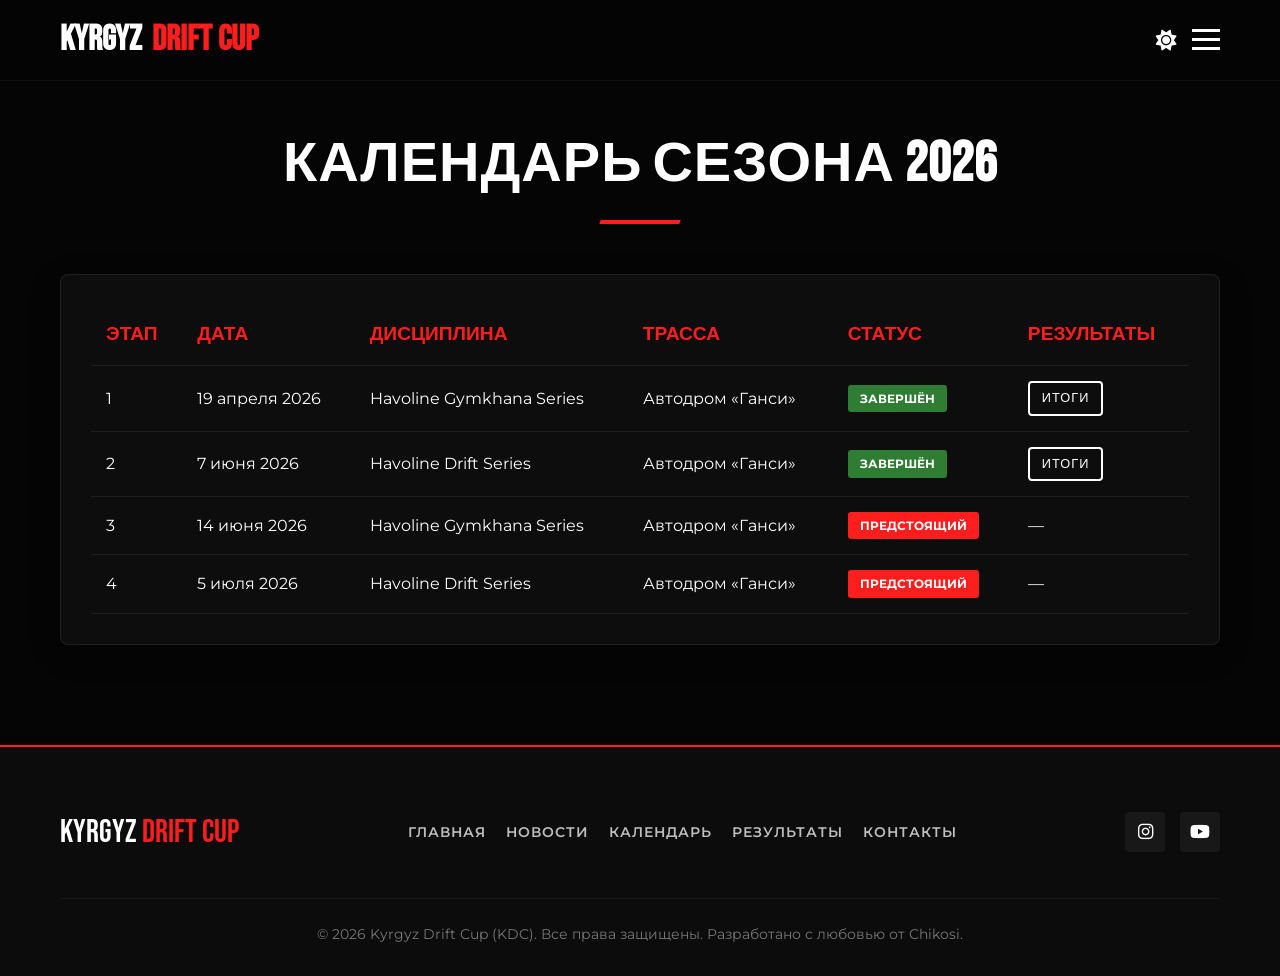
<file: calendar.html>
<!DOCTYPE html>
<html lang="ru" data-theme="dark">

<head>
    <meta charset="UTF-8">
    <meta name="viewport" content="width=device-width, initial-scale=1.0">
    <title>Календарь | Kyrgyz Drift Cup</title>
    <link rel="icon" type="image/jpg" href="photo/KDC.JPG">
    <link href="https://fonts.googleapis.com/css2?family=Bebas+Neue&family=Montserrat:wght@300;400;600;700;800&display=swap" rel="stylesheet">
    <link rel="stylesheet" href="https://cdnjs.cloudflare.com/ajax/libs/font-awesome/6.4.0/css/all.min.css">
    <link rel="stylesheet" href="style.css">
</head>

<body data-page="calendar">

    <section class="section-padding" style="padding-top:120px;">
        <div class="container">
            <h1 class="section-title">Календарь сезона 2026</h1>
            <div class="glass-card reveal" style="overflow-x:auto;">
                <table class="calendar-table">
                    <thead>
                        <tr>
                            <th>Этап</th>
                            <th>Дата</th>
                            <th>Дисциплина</th>
                            <th>Трасса</th>
                            <th>Статус</th>
                            <th>Результаты</th>
                        </tr>
                    </thead>
                    <tbody>
                        <tr>
                            <td>1</td>
                            <td>19 апреля 2026</td>
                            <td>Havoline Gymkhana Series</td>
                            <td>Автодром «Ганси»</td>
                            <td><span class="status-badge status-completed">Завершён</span></td>
                            <td><a href="res" class="btn btn-secondary" style="font-size:0.8rem; padding:5px 12px;">Итоги</a></td>
                        </tr>
                        <tr>
                            <td>2</td>
                            <td>7 июня 2026</td>
                            <td>Havoline Drift Series</td>
                            <td>Автодром «Ганси»</td>
                            <td><span class="status-badge status-completed">Завершён</span></td>
                            <td><a href="photo/рез070626.pdf" class="btn btn-secondary" style="font-size:0.8rem; padding:5px 12px;">Итоги</a></td>
                        </tr>
                        <tr>
                            <td>3</td>
                            <td>14 июня 2026</td>
                            <td>Havoline Gymkhana Series</td>
                            <td>Автодром «Ганси»</td>
                            <td><span class="status-badge status-upcoming">Предстоящий</span></td>
                            <td>—</td>
                        </tr>
                        <tr>
                            <td>4</td>
                            <td>5 июля 2026</td>
                            <td>Havoline Drift Series</td>
                            <td>Автодром «Ганси»</td>
                            <td><span class="status-badge status-upcoming">Предстоящий</span></td>
                            <td>—</td>
                        </tr>
                    </tbody>
                </table>
            </div>
        </div>
    </section>

    <script src="js/main.js"></script>
</body>

</html>
</file>
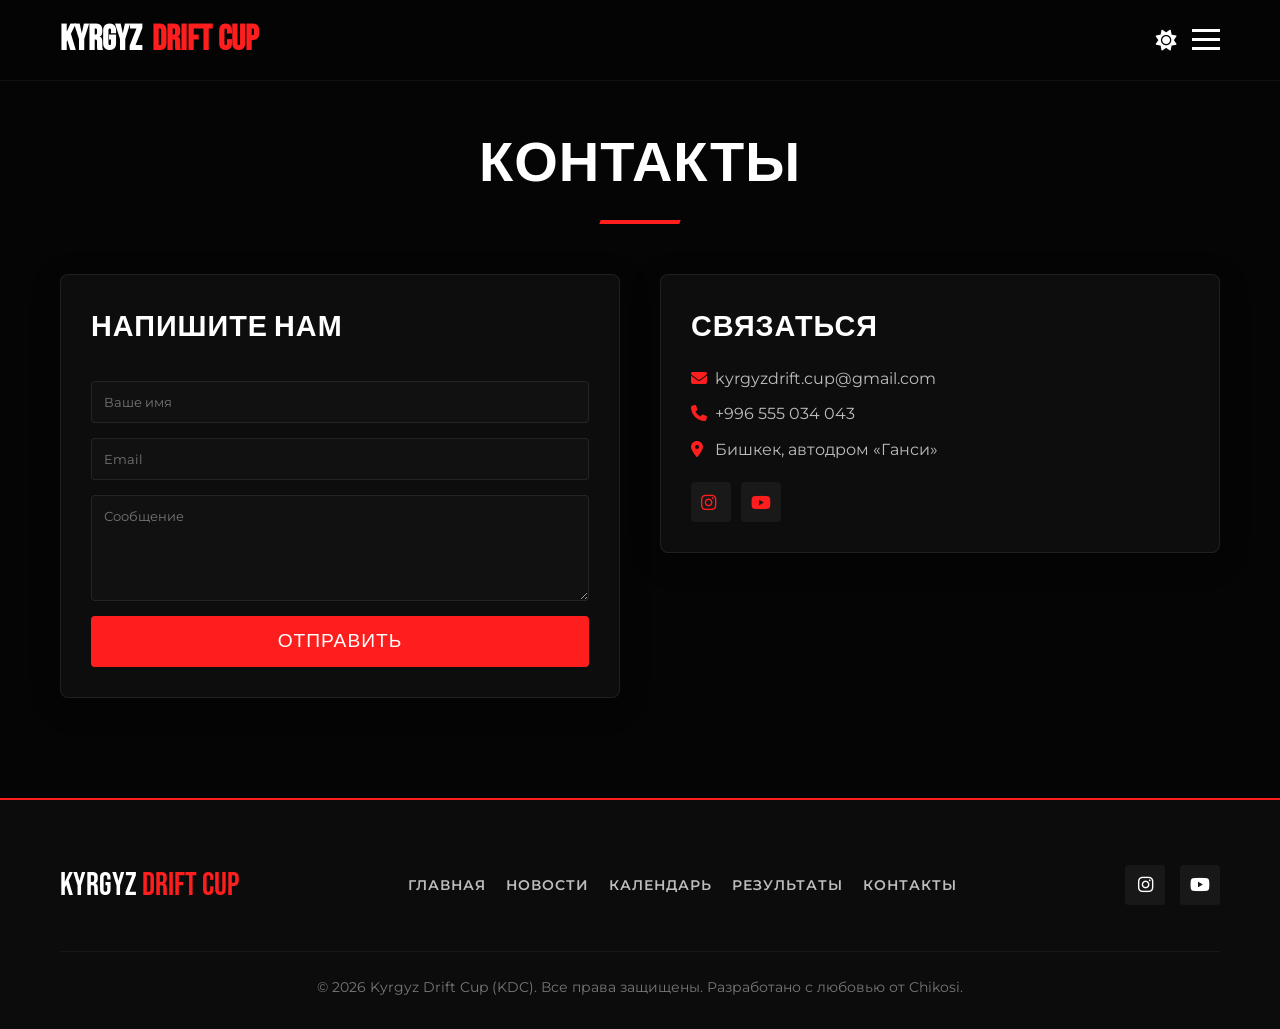
<file: contacts.html>
<!DOCTYPE html>
<html lang="ru" data-theme="dark">

<head>
    <meta charset="UTF-8">
    <meta name="viewport" content="width=device-width, initial-scale=1.0">
    <title>Контакты | KDC</title>
    <link rel="icon" type="image/jpg" href="photo/KDC.JPG">
    <link href="https://fonts.googleapis.com/css2?family=Bebas+Neue&family=Montserrat&display=swap" rel="stylesheet">
    <link rel="stylesheet" href="style.css">
    <link rel="stylesheet" href="https://cdnjs.cloudflare.com/ajax/libs/font-awesome/6.4.0/css/all.min.css">
</head>

<body data-page="contacts">
    <section class="section-padding" style="padding-top:120px;">
        <div class="container">
            <h1 class="section-title">Контакты</h1>
            <div class="contact-grid reveal">
                <div class="glass-card contact-form">
                    <h3 style="font-size:1.8rem; margin-bottom:15px; text-transform:uppercase;">Напишите нам</h3>
                    <input type="text" placeholder="Ваше имя">
                    <input type="email" placeholder="Email">
                    <textarea rows="5" placeholder="Сообщение"></textarea>
                    <button class="btn btn-primary">Отправить</button>
                </div>
                <div class="glass-card contact-info">
                    <h3 style="font-size:1.8rem; margin-bottom:15px; text-transform:uppercase;">Связаться</h3>
                    <p><i class="fa-solid fa-envelope"></i> kyrgyzdrift.cup@gmail.com </p>
                    <p><i class="fa-solid fa-phone"></i> +996 555 034 043</p>
                    <p><i class="fa-solid fa-location-dot"></i> Бишкек, автодром «Ганси»</p>
                    <div style="margin-top:20px; display:flex; gap:10px;">
                        <a href="#" class="social-icon"><i class="fa-brands fa-instagram"></i></a>
                        <a href="#" class="social-icon"><i class="fa-brands fa-youtube"></i></a>
                    </div>
                </div>
            </div>
        </div>
    </section>
    <script src="js/main.js"></script>
</body>

</html>
</file>
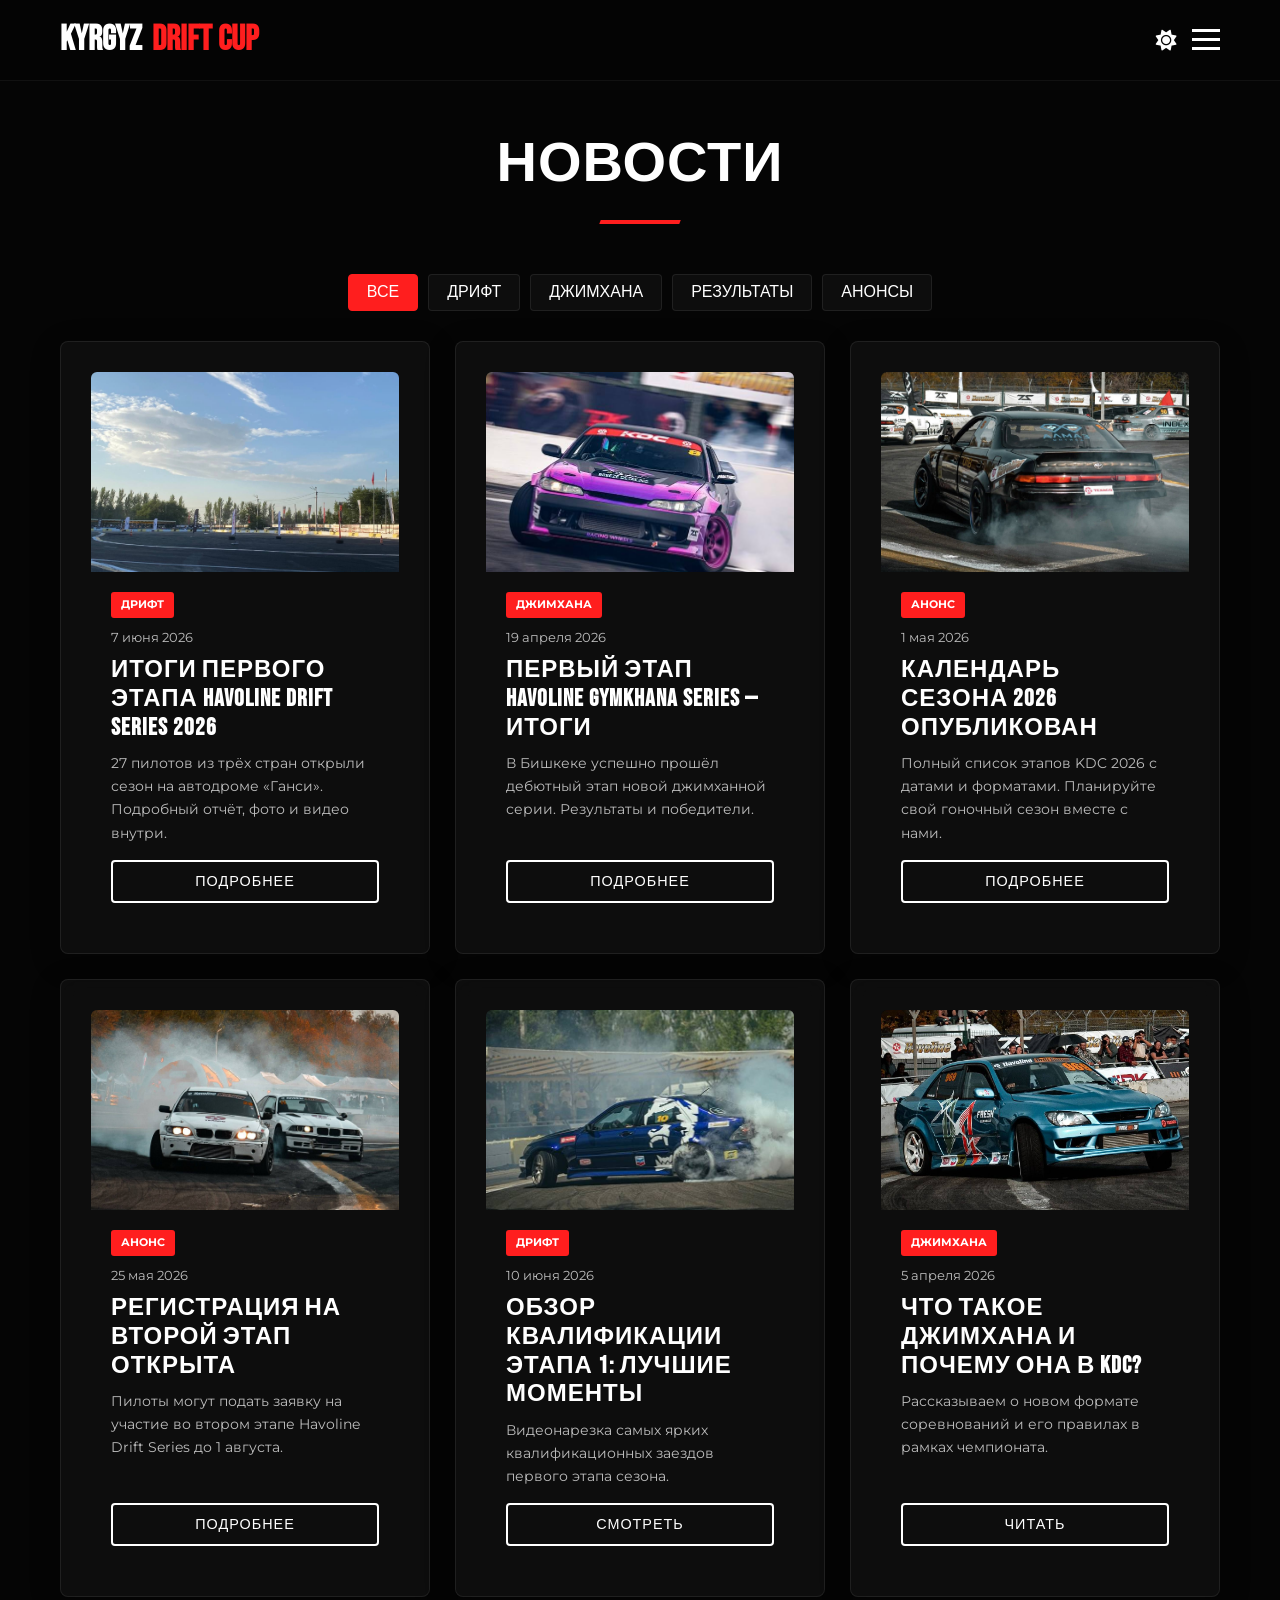
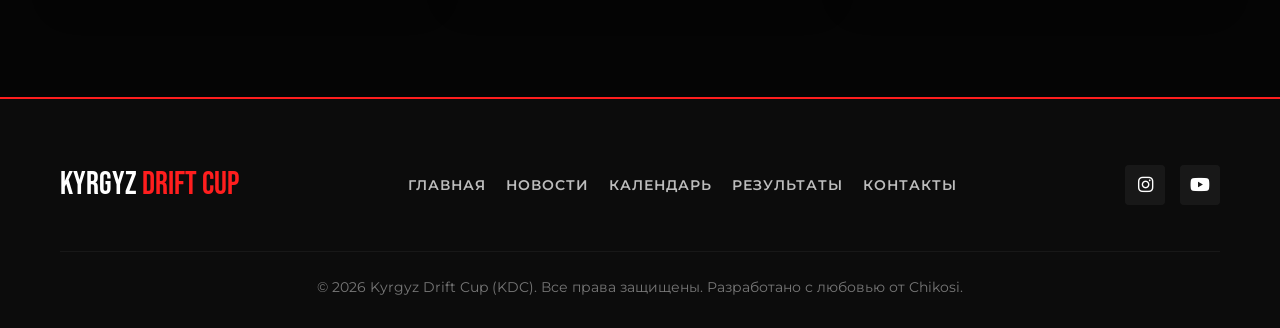
<file: news.html>
<!DOCTYPE html>
<html lang="ru" data-theme="dark">

<head>
    <meta charset="UTF-8">
    <meta name="viewport" content="width=device-width, initial-scale=1.0">
    <title>Новости | Kyrgyz Drift Cup</title>
    <link rel="icon" type="image/jpg" href="photo/KDC.JPG">
    <link href="https://fonts.googleapis.com/css2?family=Bebas+Neue&family=Montserrat:wght@300;400;600;700;800&display=swap" rel="stylesheet">
    <link rel="stylesheet" href="https://cdnjs.cloudflare.com/ajax/libs/font-awesome/6.4.0/css/all.min.css">
    <link rel="stylesheet" href="style.css">
</head>

<body data-page="news">

    <section class="section-padding" style="padding-top:120px;">
        <div class="container">
            <h1 class="section-title">Новости</h1>
            <div class="filters-bar reveal">
                <button class="filter-btn active" data-filter="all">Все</button>
                <button class="filter-btn" data-filter="drift">Дрифт</button>
                <button class="filter-btn" data-filter="gymkhana">Джимхана</button>
                <button class="filter-btn" data-filter="results">Результаты</button>
                <button class="filter-btn" data-filter="announcement">Анонсы</button>
            </div>
            <div class="news-grid">
                <!-- Новости с data-tags -->
                <div class="glass-card news-card reveal" data-tags="drift results">
                    <div class="news-card-img"><img src="photo/gansi.jpg" alt=""></div>
                    <div class="news-card-body">
                        <span class="news-tag">Дрифт</span>
                        <span class="news-date">7 июня 2026</span>
                        <h3>Итоги первого этапа Havoline Drift Series 2026</h3>
                        <p class="news-excerpt">27 пилотов из трёх стран открыли сезон на автодроме «Ганси». Подробный отчёт, фото и видео внутри.</p>
                        <a href="#" class="btn btn-secondary">Подробнее</a>
                    </div>
                </div>
                <div class="glass-card news-card reveal" data-tags="gymkhana results">
                    <div class="news-card-img"><img src="photo/slv15.jpg" alt=""></div>
                    <div class="news-card-body">
                        <span class="news-tag">Джимхана</span>
                        <span class="news-date">19 апреля 2026</span>
                        <h3>Первый этап Havoline Gymkhana Series — итоги</h3>
                        <p class="news-excerpt">В Бишкеке успешно прошёл дебютный этап новой джимханной серии. Результаты и победители.</p>
                        <a href="#" class="btn btn-secondary">Подробнее</a>
                    </div>
                </div>
                <div class="glass-card news-card reveal" data-tags="announcement">
                    <div class="news-card-img"><img src="photo/mark90.jpg" alt=""></div>
                    <div class="news-card-body">
                        <span class="news-tag">Анонс</span>
                        <span class="news-date">1 мая 2026</span>
                        <h3>Календарь сезона 2026 опубликован</h3>
                        <p class="news-excerpt">Полный список этапов KDC 2026 с датами и форматами. Планируйте свой гоночный сезон вместе с нами.</p>
                        <a href="#" class="btn btn-secondary">Подробнее</a>
                    </div>
                </div>
                <div class="glass-card news-card reveal" data-tags="drift announcement">
                    <div class="news-card-img"><img src="photo/bmw46.jpg" alt=""></div>
                    <div class="news-card-body">
                        <span class="news-tag">Анонс</span>
                        <span class="news-date">25 мая 2026</span>
                        <h3>Регистрация на второй этап открыта</h3>
                        <p class="news-excerpt">Пилоты могут подать заявку на участие во втором этапе Havoline Drift Series до 1 августа.</p>
                        <a href="#" class="btn btn-secondary">Подробнее</a>
                    </div>
                </div>
                <div class="glass-card news-card reveal" data-tags="drift results">
                    <div class="news-card-img"><img src="photo/tezik.jpg" alt=""></div>
                    <div class="news-card-body">
                        <span class="news-tag">Дрифт</span>
                        <span class="news-date">10 июня 2026</span>
                        <h3>Обзор квалификации этапа 1: лучшие моменты</h3>
                        <p class="news-excerpt">Видеонарезка самых ярких квалификационных заездов первого этапа сезона.</p>
                        <a href="#" class="btn btn-secondary">Смотреть</a>
                    </div>
                </div>
                <div class="glass-card news-card reveal" data-tags="gymkhana">
                    <div class="news-card-img"><img src="photo/altezza.jpg" alt=""></div>
                    <div class="news-card-body">
                        <span class="news-tag">Джимхана</span>
                        <span class="news-date">5 апреля 2026</span>
                        <h3>Что такое джимхана и почему она в KDC?</h3>
                        <p class="news-excerpt">Рассказываем о новом формате соревнований и его правилах в рамках чемпионата.</p>
                        <a href="#" class="btn btn-secondary">Читать</a>
                    </div>
                </div>
            </div>
        </div>
    </section>

    <script src="js/main.js"></script>
</body>

</html>
</file>
<file: style.css>
/* === RESET & BASE === */

:root[data-theme="dark"] {
    --bg-main: #050505;
    --bg-secondary: #111111;
    --accent-primary: #FF1E1E;
    --text-main: #FFFFFF;
    --text-muted: #BDBDBD;
    --glass-bg: rgba(17, 17, 17, 0.75);
    --glass-border: rgba(255, 255, 255, 0.08);
    --shadow-color: rgba(255, 30, 30, 0.15);
    --card-hover-bg: #1a1a1a;
    --tag-bg: #1f1f1f;
    --table-stripe: rgba(255, 255, 255, 0.02);
}

:root[data-theme="light"] {
    --bg-main: #F5F5F5;
    --bg-secondary: #FFFFFF;
    --accent-primary: #E10600;
    --text-main: #1A1A1A;
    --text-muted: #555;
    --glass-bg: rgba(255, 255, 255, 0.8);
    --glass-border: rgba(0, 0, 0, 0.08);
    --shadow-color: rgba(225, 6, 0, 0.1);
    --card-hover-bg: #eaeaea;
    --tag-bg: #e0e0e0;
    --table-stripe: rgba(0, 0, 0, 0.02);
}

* {
    box-sizing: border-box;
    margin: 0;
    padding: 0;
}

html {
    scroll-behavior: smooth;
}

body {
    font-family: 'Montserrat', sans-serif;
    background-color: var(--bg-main);
    color: var(--text-main);
    overflow-x: hidden;
    transition: background-color 0.4s, color 0.4s;
    line-height: 1.6;
}

h1,
h2,
h3,
.heading-font {
    font-family: 'Bebas Neue', sans-serif;
    letter-spacing: 1px;
}

a {
    text-decoration: none;
    color: inherit;
}

img {
    max-width: 100%;
    height: auto;
    display: block;
}

::-webkit-scrollbar {
    width: 10px;
}

::-webkit-scrollbar-track {
    background: var(--bg-main);
}

::-webkit-scrollbar-thumb {
    background: var(--accent-primary);
    border-radius: 2px;
}


/* === UTILITIES === */

.container {
    max-width: 1200px;
    margin: 0 auto;
    padding: 0 20px;
}

.section-padding {
    padding: 100px 0;
}

.section-title {
    font-size: 3.5rem;
    text-align: center;
    margin-bottom: 50px;
    text-transform: uppercase;
    position: relative;
    color: var(--text-main);
}

.section-title::after {
    content: '';
    display: block;
    width: 80px;
    height: 4px;
    background: var(--accent-primary);
    margin: 10px auto 0;
    transform: skewX(-20deg);
}

.btn {
    display: inline-block;
    font-family: 'Bebas Neue', sans-serif;
    font-size: 1.2rem;
    padding: 12px 35px;
    text-transform: uppercase;
    letter-spacing: 1px;
    border-radius: 4px;
    transition: all 0.3s ease;
    cursor: pointer;
    border: 2px solid transparent;
    text-align: center;
}

.btn-primary {
    background: var(--accent-primary);
    color: #fff;
}

.btn-primary:hover {
    background: transparent;
    border-color: var(--accent-primary);
    color: var(--text-main);
    box-shadow: 0 0 15px var(--shadow-color);
    transform: translateY(-2px);
}

.btn-secondary {
    background: transparent;
    border-color: var(--text-main);
    color: var(--text-main);
}

.btn-secondary:hover {
    background: var(--text-main);
    color: var(--bg-main);
    transform: translateY(-2px);
}


/* === GLASS CARD === */

.glass-card {
    background: var(--glass-bg);
    backdrop-filter: blur(12px);
    -webkit-backdrop-filter: blur(12px);
    border: 1px solid var(--glass-border);
    border-radius: 8px;
    padding: 30px;
    box-shadow: 0 8px 32px rgba(0, 0, 0, 0.2);
    transition: transform 0.3s, border-color 0.3s, box-shadow 0.3s;
}

.glass-card:hover {
    transform: translateY(-5px);
    border-color: var(--accent-primary);
    box-shadow: 0 12px 40px var(--shadow-color);
}


/* === REVEAL === */

.reveal {
    opacity: 0;
    transform: translateY(40px);
    transition: opacity 0.8s, transform 0.8s;
}

.reveal.active {
    opacity: 1;
    transform: translateY(0);
}


/* === HEADER === */

.site-header {
    position: fixed;
    top: 0;
    left: 0;
    width: 100%;
    z-index: 1000;
    background: rgba(5, 5, 5, 0.85);
    backdrop-filter: blur(10px);
    -webkit-backdrop-filter: blur(10px);
    border-bottom: 1px solid rgba(255, 255, 255, 0.05);
    transition: background 0.3s, border-bottom 0.3s;
}

body[data-theme="light"] .site-header {
    background: rgba(255, 255, 255, 0.9);
    border-bottom: 1px solid rgba(0, 0, 0, 0.08);
}

.navbar {
    display: flex;
    justify-content: space-between;
    align-items: center;
    height: 80px;
}

.logo {
    font-family: 'Bebas Neue', sans-serif;
    font-size: 2.2rem;
    font-weight: bold;
    display: flex;
    align-items: center;
    gap: 10px;
    color: #ffffff;
    /* Оставлено как было */
}

.logo span {
    color: var(--accent-primary);
}


/* Кнопка темы и гамбургер в одном блоке */

.nav-actions {
    display: flex;
    align-items: center;
    gap: 10px;
}

.theme-toggle-btn {
    background: none;
    border: none;
    color: var(--text-main);
    font-size: 1.3rem;
    cursor: pointer;
    padding: 5px;
    display: flex;
    transition: color 0.3s, transform 0.3s;
}

.theme-toggle-btn:hover {
    color: var(--accent-primary);
    transform: rotate(15deg);
}


/* Гамбургер (всегда видим) */

.hamburger {
    display: flex;
    flex-direction: column;
    gap: 6px;
    cursor: pointer;
}

.hamburger span {
    display: block;
    width: 28px;
    height: 3px;
    background-color: var(--text-main);
    transition: 0.3s;
}


/* Меню выезжает справа */

.nav-menu {
    position: fixed;
    right: -320px;
    top: 80px;
    width: 300px;
    height: calc(100vh - 80px);
    background-color: var(--bg-secondary);
    flex-direction: column;
    gap: 20px;
    padding: 30px 20px;
    transition: right 0.4s ease;
    z-index: 999;
    box-shadow: -4px 0 15px rgba(0, 0, 0, 0.2);
    list-style: none;
    display: flex;
    overflow-y: auto;
    border-left: 1px solid var(--glass-border);
}

body[data-theme="light"] .nav-menu {
    box-shadow: -4px 0 15px rgba(0, 0, 0, 0.08);
}

.nav-menu.active {
    right: 0;
}

.nav-link {
    font-size: 1rem;
    font-weight: 600;
    text-transform: uppercase;
    letter-spacing: 1px;
    position: relative;
    padding: 8px 0;
    color: var(--text-main);
    transition: color 0.3s;
}

.nav-link::after {
    content: '';
    position: absolute;
    bottom: 0;
    left: 0;
    width: 0;
    height: 2px;
    background: var(--accent-primary);
    transition: width 0.3s;
}

.nav-link:hover::after,
.nav-link.active::after {
    width: 100%;
}

.nav-link:hover,
.nav-link.active {
    color: var(--accent-primary);
}


/* Мобильная версия меню */

@media (max-width: 768px) {
    .nav-menu {
        width: 100%;
        right: -100%;
    }
    .nav-menu.active {
        right: 0;
    }
}


/* === FOOTER === */

.site-footer {
    background-color: #0c0c0c;
    color: #fff;
    padding: 60px 0 30px;
    border-top: 2px solid var(--accent-primary);
    transition: background-color 0.3s, color 0.3s;
}

body[data-theme="light"] .site-footer {
    background-color: #f9f9f9;
    color: #1A1A1A;
    border-top: 2px solid var(--accent-primary);
}

.footer-wrapper {
    display: flex;
    justify-content: space-between;
    align-items: center;
    margin-bottom: 40px;
    flex-wrap: wrap;
    gap: 30px;
}

.footer-logo {
    font-family: 'Bebas Neue', sans-serif;
    font-size: 2rem;
    color: inherit;
}

.footer-logo span {
    color: var(--accent-primary);
}

.footer-links {
    display: flex;
    list-style: none;
    gap: 20px;
}

.footer-link {
    font-size: 0.85rem;
    font-weight: 600;
    text-transform: uppercase;
    letter-spacing: 1px;
    color: #BDBDBD;
    transition: color 0.3s;
}

body[data-theme="light"] .footer-link {
    color: #4a4a4a;
}

.footer-link:hover {
    color: var(--accent-primary);
}

.footer-socials {
    display: flex;
    gap: 15px;
}

.social-icon {
    width: 40px;
    height: 40px;
    background: rgba(255, 255, 255, 0.05);
    border-radius: 4px;
    display: flex;
    align-items: center;
    justify-content: center;
    color: #fff;
    font-size: 1.1rem;
    transition: all 0.3s;
}

body[data-theme="light"] .social-icon {
    background: rgba(0, 0, 0, 0.05);
    color: #1A1A1A;
}

.social-icon:hover {
    background: var(--accent-primary);
    color: #fff;
    transform: translateY(-3px);
}

.footer-bottom {
    border-top: 1px solid rgba(255, 255, 255, 0.05);
    padding-top: 25px;
    text-align: center;
    font-size: 0.85rem;
    color: #777;
}

body[data-theme="light"] .footer-bottom {
    border-top: 1px solid rgba(0, 0, 0, 0.05);
    color: #666;
}


/* === HERO === */

.hero {
    position: relative;
    height: 100vh;
    display: flex;
    align-items: center;
    justify-content: center;
    overflow: hidden;
}

.hero-video {
    position: absolute;
    inset: 0;
    width: 100%;
    height: 100%;
    object-fit: cover;
    z-index: 0;
}

.hero-overlay {
    position: absolute;
    inset: 0;
    background: linear-gradient(to bottom, rgba(0, 0, 0, .65), rgba(0, 0, 0, .85));
}

.hero-content {
    position: relative;
    z-index: 2;
    text-align: center;
    max-width: 900px;
    padding: 0 20px;
    margin-bottom: 60px;
}

.hero-title {
    font-size: 7rem;
    line-height: 0.95;
    text-transform: uppercase;
    font-weight: 800;
    color: #fff;
    text-shadow: 3px 3px 20px rgba(0, 0, 0, 0.6);
    margin-bottom: 10px;
}

body[data-theme="light"] .hero-title {
    color: #1A1A1A;
    text-shadow: 2px 2px 10px rgba(0, 0, 0, 0.1);
}

.hero-subtitle {
    font-size: 1.8rem;
    font-family: 'Bebas Neue', sans-serif;
    color: var(--accent-primary);
    margin-bottom: 30px;
    text-transform: uppercase;
}

.hero-buttons {
    display: flex;
    gap: 20px;
    justify-content: center;
}

.hero-stats-container {
    position: absolute;
    bottom: 0;
    left: 0;
    width: 100%;
    padding: 40px 0;
    background: linear-gradient(to top, rgba(0, 0, 0, 0.9), transparent);
    z-index: 2;
}

body[data-theme="light"] .hero-stats-container {
    background: linear-gradient(to top, rgba(245, 245, 245, 1), transparent);
}

.stats-grid {
    display: grid;
    grid-template-columns: repeat(4, 1fr);
    gap: 20px;
    text-align: center;
}

.stat-item h3 {
    font-size: 3rem;
    color: var(--accent-primary);
}

.stat-item p {
    font-family: 'Bebas Neue', sans-serif;
    font-size: 1rem;
    color: var(--text-main);
}


/* === NEWS CARDS === */

.news-grid {
    display: grid;
    grid-template-columns: repeat(auto-fill, minmax(320px, 1fr));
    gap: 25px;
}

.news-card {
    overflow: hidden;
    display: flex;
    flex-direction: column;
}

.news-card-img {
    height: 200px;
    overflow: hidden;
    border-radius: 6px 6px 0 0;
}

.news-card-img img {
    width: 100%;
    height: 100%;
    object-fit: cover;
    transition: transform 0.4s;
}

.news-card:hover .news-card-img img {
    transform: scale(1.05);
}

.news-card-body {
    padding: 20px;
    flex: 1;
    display: flex;
    flex-direction: column;
}

.news-tag {
    display: inline-block;
    background: var(--accent-primary);
    color: #fff;
    font-size: 0.7rem;
    font-weight: 700;
    text-transform: uppercase;
    padding: 4px 10px;
    border-radius: 3px;
    margin-bottom: 10px;
    align-self: flex-start;
}

.news-date {
    font-size: 0.8rem;
    color: var(--text-muted);
    margin-bottom: 8px;
}

.news-card h3 {
    font-size: 1.5rem;
    margin-bottom: 10px;
    text-transform: uppercase;
    line-height: 1.2;
}

.news-excerpt {
    font-size: 0.9rem;
    color: var(--text-muted);
    flex: 1;
}

.news-card .btn {
    margin-top: 15px;
    font-size: 0.9rem;
    padding: 8px 20px;
}


/* === NEWS FILTERS === */

.filters-bar {
    display: flex;
    gap: 10px;
    margin-bottom: 30px;
    flex-wrap: wrap;
    justify-content: center;
}

.filter-btn {
    background: var(--glass-bg);
    border: 1px solid var(--glass-border);
    color: var(--text-main);
    font-family: 'Bebas Neue', sans-serif;
    font-size: 1rem;
    padding: 8px 18px;
    border-radius: 4px;
    cursor: pointer;
    text-transform: uppercase;
    transition: 0.3s;
}

.filter-btn.active,
.filter-btn:hover {
    background: var(--accent-primary);
    border-color: var(--accent-primary);
    color: #fff;
}


/* === CALENDAR TABLE === */

.calendar-table {
    width: 100%;
    border-collapse: collapse;
}

.calendar-table th,
.calendar-table td {
    padding: 15px;
    text-align: left;
    border-bottom: 1px solid var(--glass-border);
}

.calendar-table th {
    font-family: 'Bebas Neue', sans-serif;
    font-size: 1.2rem;
    color: var(--accent-primary);
    text-transform: uppercase;
}

.calendar-table td {
    color: var(--text-main);
}

.status-badge {
    display: inline-block;
    padding: 4px 12px;
    border-radius: 3px;
    font-size: 0.75rem;
    font-weight: 700;
    text-transform: uppercase;
}

.status-completed {
    background: #2e7d32;
    color: #fff;
}

.status-upcoming {
    background: var(--accent-primary);
    color: #fff;
}

.status-ongoing {
    background: #f57c00;
    color: #fff;
}


/* === RESULTS TABLE === */

.results-table {
    width: 100%;
    border-collapse: collapse;
    margin-top: 20px;
}

.results-table th,
.results-table td {
    padding: 12px 15px;
    text-align: left;
    border-bottom: 1px solid var(--glass-border);
}

.results-table th {
    font-family: 'Bebas Neue', sans-serif;
    font-size: 1rem;
    text-transform: uppercase;
    color: var(--accent-primary);
}

.results-table tbody tr {
    transition: background 0.3s;
}

.results-table tbody tr:hover {
    background: var(--table-stripe);
}

.position-col {
    font-weight: 700;
    font-size: 1.2rem;
}

.position-1 {
    color: #FFD700;
}

.position-2 {
    color: #C0C0C0;
}

.position-3 {
    color: #CD7F32;
}


/* === PILOTS GRID === */

.pilots-grid {
    display: grid;
    grid-template-columns: repeat(auto-fill, minmax(220px, 1fr));
    gap: 25px;
}

.pilot-card {
    text-align: center;
}

.pilot-avatar {
    width: 100px;
    height: 100px;
    border-radius: 50%;
    margin: 0 auto 15px;
    background: var(--bg-main);
    border: 2px solid var(--accent-primary);
    display: flex;
    align-items: center;
    justify-content: center;
    font-size: 2rem;
    color: var(--accent-primary);
    overflow: hidden;
}

.pilot-avatar img {
    width: 100%;
    height: 100%;
    object-fit: cover;
}

.pilot-card h3 {
    font-size: 1.5rem;
    text-transform: uppercase;
}

.pilot-country {
    color: var(--accent-primary);
    font-weight: 600;
    font-size: 0.9rem;
}

.pilot-points {
    font-size: 0.9rem;
    color: var(--text-muted);
    margin-top: 5px;
}


/* === PARTNERS === */

.partners-grid {
    display: grid;
    grid-template-columns: repeat(auto-fill, minmax(180px, 1fr));
    gap: 30px;
    align-items: center;
}

.partner-logo {
    background: var(--glass-bg);
    backdrop-filter: blur(8px);
    border: 1px solid var(--glass-border);
    border-radius: 8px;
    padding: 20px;
    display: flex;
    align-items: center;
    justify-content: center;
    transition: 0.3s;
    height: 100px;
}

.partner-logo:hover {
    border-color: var(--accent-primary);
    box-shadow: 0 0 20px var(--shadow-color);
}

.partner-logo img {
    max-height: 60px;
    filter: grayscale(30%);
    transition: 0.3s;
}

.partner-logo:hover img {
    filter: grayscale(0);
}


/* === CONTACT FORM === */

.contact-grid {
    display: grid;
    grid-template-columns: 1fr 1fr;
    gap: 40px;
    align-items: start;
}

.contact-form {
    display: flex;
    flex-direction: column;
    gap: 15px;
}

.contact-form input,
.contact-form textarea {
    width: 100%;
    padding: 12px;
    background: var(--bg-secondary);
    border: 1px solid var(--glass-border);
    color: var(--text-main);
    border-radius: 4px;
    font-family: 'Montserrat', sans-serif;
    transition: 0.3s;
}

.contact-form input:focus,
.contact-form textarea:focus {
    outline: none;
    border-color: var(--accent-primary);
}

.contact-info p {
    margin-bottom: 10px;
    color: var(--text-muted);
}

.contact-info i {
    color: var(--accent-primary);
    width: 20px;
}


/* === ДОПОЛНИТЕЛЬНЫЕ ПРАВИЛА СВЕТЛОЙ ТЕМЫ === */

body[data-theme="light"] .btn-secondary {
    border-color: #1A1A1A;
    color: #1A1A1A;
}

body[data-theme="light"] .btn-secondary:hover {
    background: #1A1A1A;
    color: #fff;
}

body[data-theme="light"] .results-table td,
body[data-theme="light"] .calendar-table td {
    color: #1A1A1A;
}

body[data-theme="light"] .results-table tbody tr:hover {
    background: rgba(0, 0, 0, 0.03);
}

body[data-theme="light"] .calendar-table tbody tr:hover {
    background: rgba(0, 0, 0, 0.03);
}


/* =============================================
   АДАПТИВНОСТЬ ДЛЯ ТЕЛЕФОНОВ (НЕ ТРОГАЕМ ПК)
   ============================================= */

@media (max-width: 768px) {
    /* Общие отступы */
    .section-padding {
        padding: 60px 0;
    }
    .section-title {
        font-size: 2.5rem;
        margin-bottom: 30px;
    }
    .section-title::after {
        width: 60px;
    }
    .container {
        padding: 0 15px;
    }
    /* Кнопки */
    .btn {
        font-size: 1rem;
        padding: 10px 25px;
    }
    /* Hero */
    .hero {
        height: 100vh;
        min-height: 500px;
    }
    .hero-title {
        font-size: 3.5rem;
    }
    .hero-subtitle {
        font-size: 1.2rem;
        margin-bottom: 20px;
    }
    .hero-buttons {
        flex-direction: column;
        align-items: center;
        gap: 15px;
    }
    .hero-buttons .btn {
        width: 100%;
        max-width: 300px;
    }
    .hero-stats-container {
        padding: 20px 0;
    }
    .stats-grid {
        grid-template-columns: repeat(2, 1fr);
        gap: 15px;
    }
    .stat-item h3 {
        font-size: 2rem;
    }
    .stat-item p {
        font-size: 0.9rem;
    }
    /* Сетки карточек */
    .news-grid {
        grid-template-columns: 1fr;
        gap: 20px;
    }
    .pilots-grid {
        grid-template-columns: repeat(auto-fill, minmax(160px, 1fr));
        gap: 15px;
    }
    .partners-grid {
        grid-template-columns: repeat(auto-fill, minmax(140px, 1fr));
        gap: 15px;
    }
    .contact-grid {
        grid-template-columns: 1fr;
        gap: 25px;
    }
    /* Карточки */
    .glass-card {
        padding: 20px;
    }
    .news-card-img {
        height: 180px;
    }
    .news-card h3 {
        font-size: 1.3rem;
    }
    /* Таблицы — горизонтальная прокрутка */
    .calendar-table,
    .results-table {
        display: block;
        width: 100%;
        overflow-x: auto;
        -webkit-overflow-scrolling: touch;
    }
    .calendar-table th,
    .calendar-table td,
    .results-table th,
    .results-table td {
        white-space: nowrap;
        padding: 10px 12px;
    }
    /* Фильтры */
    .filters-bar {
        gap: 8px;
    }
    .filter-btn {
        font-size: 0.9rem;
        padding: 6px 14px;
    }
    /* Футер */
    .footer-wrapper {
        flex-direction: column;
        text-align: center;
    }
    .footer-links {
        flex-direction: column;
        gap: 12px;
    }
}

@media (max-width: 480px) {
    .hero-title {
        font-size: 2.5rem;
    }
    .hero-subtitle {
        font-size: 1rem;
    }
    .section-title {
        font-size: 2rem;
    }
    .stats-grid {
        grid-template-columns: 1fr 1fr;
    }
    .news-grid {
        grid-template-columns: 1fr;
    }
    .pilots-grid {
        grid-template-columns: 1fr;
    }
    .partners-grid {
        grid-template-columns: 1fr 1fr;
    }
    .pilot-avatar {
        width: 80px;
        height: 80px;
        font-size: 1.5rem;
    }
    .btn {
        font-size: 0.9rem;
        padding: 8px 20px;
    }
    .glass-card {
        padding: 15px;
    }
    .filter-btn {
        font-size: 0.8rem;
        padding: 5px 10px;
    }
}


/* === ФИНАЛЬНЫЙ ФИКС СВЕТЛОЙ ТЕМЫ === */

body[data-theme="light"] .site-header {
    background: rgba(255, 255, 255, 0.92) !important;
    border-bottom: 1px solid #ddd !important;
}

body[data-theme="light"] .site-footer {
    background-color: #f4f4f4 !important;
    color: #111 !important;
    border-top: 2px solid var(--accent-primary) !important;
}

body[data-theme="light"] .footer-bottom {
    color: #444 !important;
}
</file>
